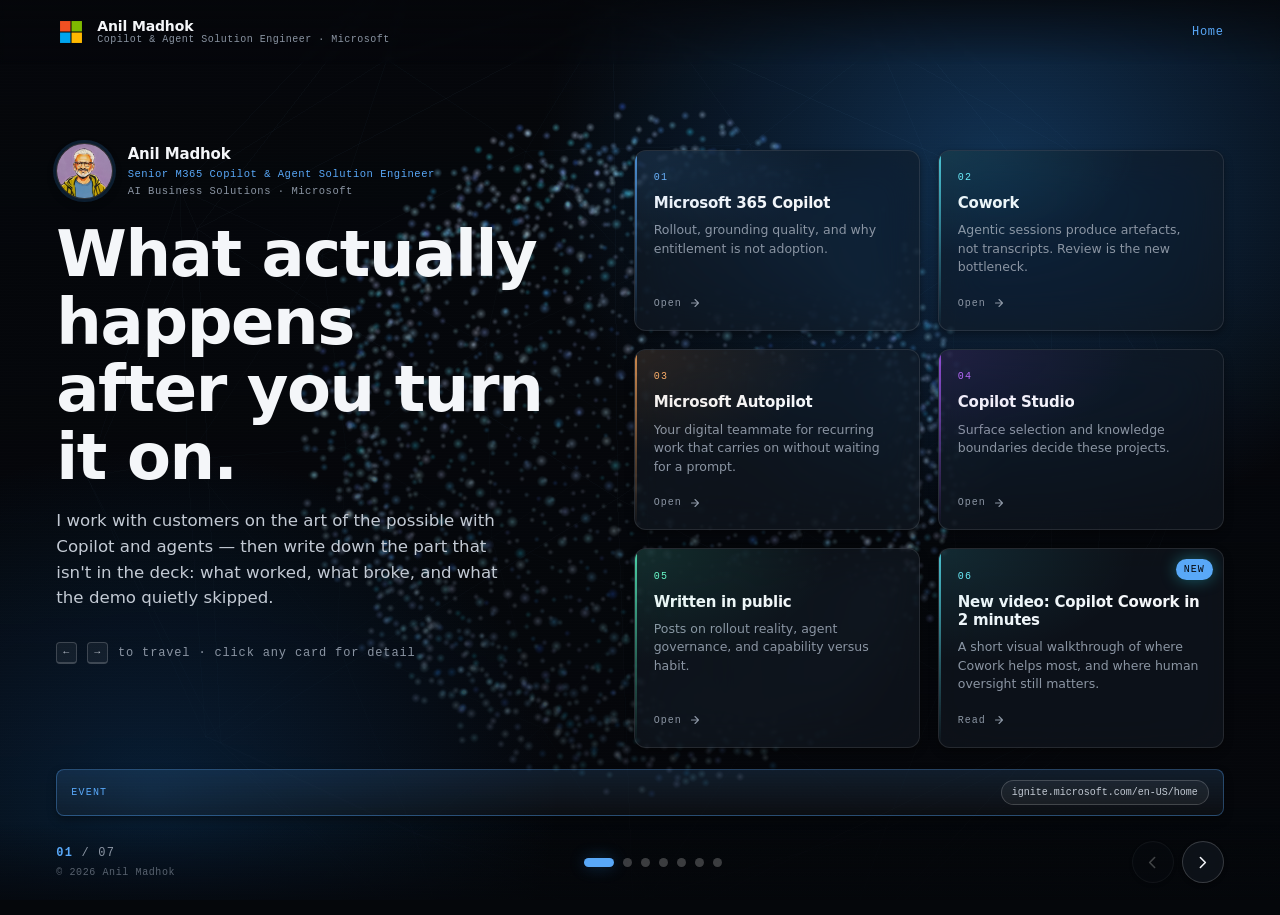
<file: index.html>
<!DOCTYPE html>
<html lang="en">
<head>
<meta charset="UTF-8" />
<meta name="viewport" content="width=device-width, initial-scale=1, viewport-fit=cover" />
<title>Anil Madhok — Copilot, Cowork and agents in the field</title>
<meta name="description" content="Senior M365 Copilot &amp; Agent Solution Engineer at Microsoft. Field notes from deploying Microsoft 365 Copilot, Cowork, Microsoft Scout and Copilot Studio — what worked, what broke, and what the demo quietly skipped." />
<meta name="author" content="Anil Madhok" />
<meta name="copyright" content="Anil Madhok" />
<meta name="theme-color" content="#05070b" />
<meta name="color-scheme" content="dark" />
<link rel="canonical" href="https://anil-madhok.uk/" />

<meta property="og:type" content="website" />
<meta property="og:site_name" content="Anil Madhok" />
<meta property="og:url" content="https://anil-madhok.uk/" />
<meta property="og:title" content="Anil Madhok — Copilot, Cowork and agents in the field" />
<meta property="og:description" content="What actually happens after you turn it on. Field notes from deploying Copilot and agents in real tenants." />
<meta property="og:image" content="https://anil-madhok.uk/assets/og.jpg" />
<meta property="og:image:width" content="1200" />
<meta property="og:image:height" content="630" />
<meta property="og:image:type" content="image/jpeg" />
<meta property="og:image:alt" content="Anil Madhok, Senior M365 Copilot and Agent Solution Engineer at Microsoft — what actually happens after you turn it on." />
<meta name="twitter:card" content="summary_large_image" />
<meta name="twitter:title" content="Anil Madhok — Copilot, Cowork and agents in the field" />
<meta name="twitter:description" content="What actually happens after you turn it on. Field notes from deploying Copilot and agents in real tenants." />
<meta name="twitter:image" content="https://anil-madhok.uk/assets/og.jpg" />

<script type="application/ld+json">
{
  "@context": "https://schema.org",
  "@type": "Person",
  "name": "Anil Madhok",
  "url": "https://anil-madhok.uk/",
  "image": "https://anil-madhok.uk/assets/anil.jpg",
  "jobTitle": "Senior M365 Copilot & Agent Solution Engineer",
  "description": "Helps enterprise and financial services customers move Microsoft 365 Copilot and agents from pilot to governed production — adoption, grounding quality, measurement and governance.",
  "worksFor": { "@type": "Organization", "name": "Microsoft" },
  "sameAs": ["https://www.linkedin.com/in/anilmadhok/"],
  "knowsAbout": [
    "Microsoft 365 Copilot",
    "Copilot Studio",
    "Microsoft Cowork",
    "Microsoft Scout",
    "Agent 365",
    "AI governance",
    "AI adoption",
    "Microsoft Purview",
    "Financial services"
  ]
}
</script>

<link rel="icon" href="data:image/svg+xml,%3Csvg xmlns='http://www.w3.org/2000/svg' viewBox='0 0 32 32'%3E%3Crect width='32' height='32' rx='8' fill='%232899F5'/%3E%3Cpath d='M9 22 L16 10 L23 22' stroke='%23041018' stroke-width='2.8' fill='none' stroke-linecap='round' stroke-linejoin='round'/%3E%3C/svg%3E" />
<link rel="stylesheet" href="css/deck.css?v=fd3e0b22" />
</head>

<body>
<a class="skip" href="#deck">Skip to content</a>

<!-- atmosphere: WebGL scene, hue veil, grain -->
<canvas id="bg" aria-hidden="true"></canvas>
<div class="veil" aria-hidden="true"></div>
<div class="grain" aria-hidden="true"></div>

<header class="chrome">
  <a class="brand" href="#home">
    <span class="mark" aria-hidden="true">
      <svg viewBox="0 0 23 23" width="24" height="24" role="img" aria-label="Microsoft">
        <rect x="1"  y="1"  width="10" height="10" fill="#F25022" />
        <rect x="12" y="1"  width="10" height="10" fill="#7FBA00" />
        <rect x="1"  y="12" width="10" height="10" fill="#00A4EF" />
        <rect x="12" y="12" width="10" height="10" fill="#FFB900" />
      </svg>
    </span>
    <span class="brand-txt">
      <strong>Anil Madhok</strong>
      <small>Copilot &amp; Agent Solution Engineer · Microsoft</small>
    </span>
  </a>
  <div class="chrome-right">
    <span class="now" id="now">Home</span>
  </div>
</header>

<main class="deck" id="deck" aria-roledescription="slide deck" aria-label="Field notes deck"></main>

<nav class="rail" aria-label="Deck navigation">
  <span class="rail-left">
    <span class="counter" id="counter">01 / 07</span>
    <small class="copyright">&copy; <span id="year">2026</span> Anil Madhok</small>
  </span>
  <div class="dots" id="dots" role="group" aria-label="Slides"></div>
  <div class="arrows">
    <button class="arrow" id="prev" type="button" aria-label="Previous slide"></button>
    <button class="arrow" id="next" type="button" aria-label="Next slide"></button>
  </div>
</nav>

<div class="modal" id="modal" role="dialog" aria-modal="true" aria-labelledby="m-title" aria-hidden="true">
  <div class="modal-scrim"></div>
  <div class="modal-card">
    <div class="modal-head">
      <div>
        <p class="modal-meta" id="m-meta"></p>
        <h2 id="m-title"></h2>
      </div>
      <button class="modal-close" id="m-close" type="button" aria-label="Close"></button>
    </div>
    <div class="modal-body" id="m-body"></div>
    <div class="modal-foot" id="m-foot"></div>
  </div>
</div>

<p class="sr" id="live" aria-live="polite" role="status"></p>

<!-- ── Analytics ───────────────────────────────────────────────────────────
     GoatCounter — cookieless, ~3.5 KB, no consent banner needed under
     UK PECR/GDPR because it sets no cookies and stores no personal data.

     SETUP: register the site at https://www.goatcounter.com, then put your
     code below — the "xxxx" in xxxx.goatcounter.com. While GC_CODE is empty
     nothing loads and __track() is a no-op, so the deck runs unchanged.

     Slide and card views are sent as EVENTS, not pageviews, so they stay in
     GoatCounter's Events tab and never inflate the visit count. Each is
     counted once per page load — the question worth answering is "what share
     of visitors reached this slide", not how often someone swiped back.
--------------------------------------------------------------------------- -->
<script>
(function () {
  var GC_CODE = "magicman12";   /* <-- your GoatCounter code goes here */

  var pending = [], ready = false, seen = {};

  function send(path, title) {
    try {
      window.goatcounter.count({ path: path, title: title || path, event: true });
    } catch (e) { /* analytics must never break the deck */ }
  }

  /* Deduped per page load, and safe to call before the async script lands —
     early calls queue and flush on load, so the first slide is never lost. */
  window.__track = function (path, title) {
    if (!GC_CODE || !path || seen[path]) return;
    seen[path] = 1;
    if (ready) send(path, title);
    else if (pending.length < 60) pending.push([path, title]);
  };

  if (!GC_CODE) return;

  var s = document.createElement("script");
  s.async = true;
  s.src = "https://gc.zgo.at/count.js";
  s.setAttribute("data-goatcounter", "https://" + GC_CODE + ".goatcounter.com/count");
  s.onload = function () {
    ready = true;
    for (var i = 0; i < pending.length; i++) send(pending[i][0], pending[i][1]);
    pending.length = 0;
  };
  document.head.appendChild(s);
})();
</script>

<script src="data/content.js?v=75de322d"></script>
<script src="js/deck.js?v=9b582ad6"></script>
<!-- three.js is 654 KB — 85% of the payload — and the deck is fully usable
     without it (the CSS veil is a complete fallback). Load it after the
     content has painted, then attach the atmosphere. -->
<script>
  window.addEventListener("load", function () {
    var s = document.createElement("script");
    s.src = "vendor/three.min.js?v=ccabb6c3";
    s.onload = function () {
      var t = document.createElement("script");
      t.src = "js/scene.js?v=825101ad";
      t.onload = function () { if (window.__startAtmosphere) window.__startAtmosphere(); };
      document.body.appendChild(t);
    };
    document.body.appendChild(s);
  });
</script>
</body>
</html>
</file>
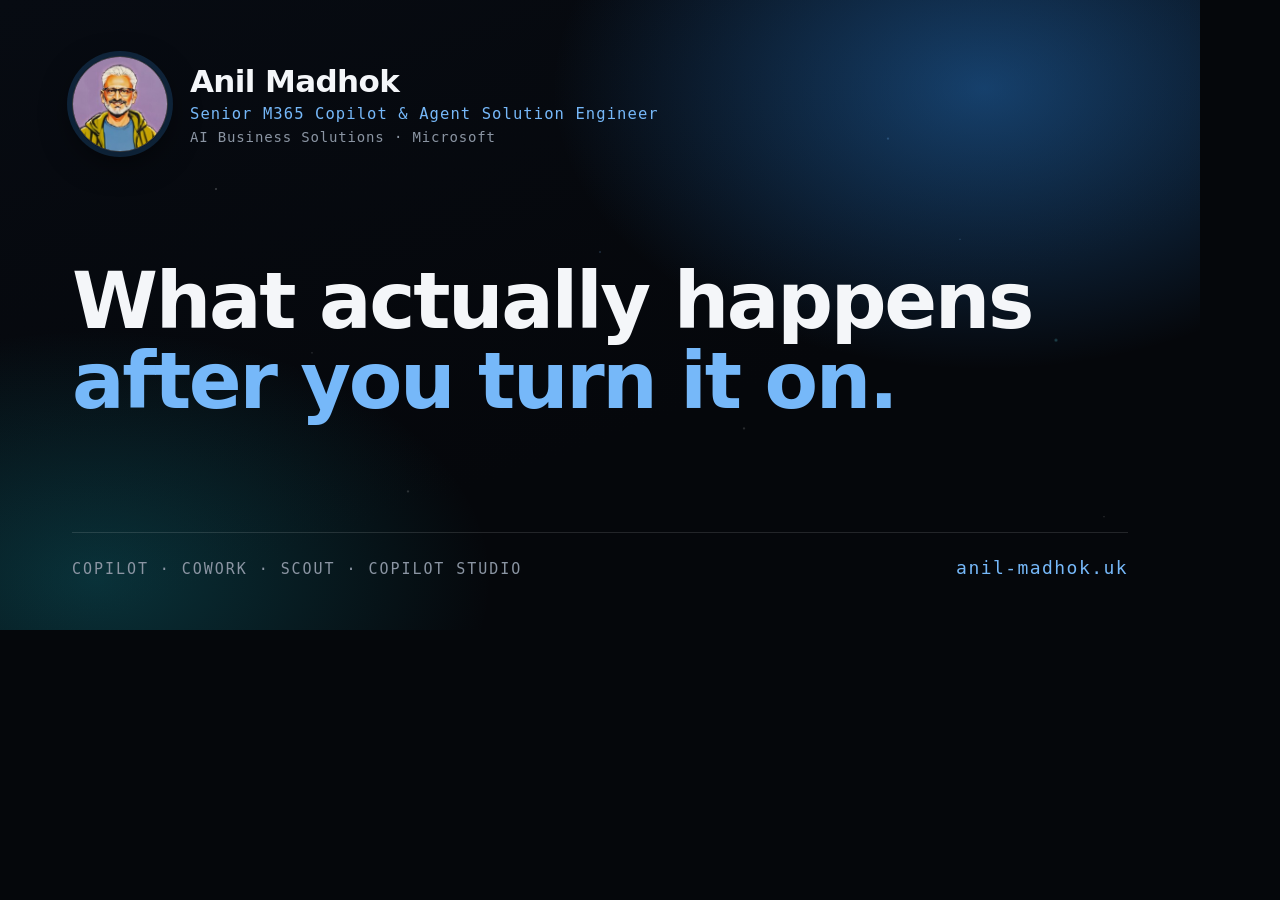
<file: tools/og.html>
<!DOCTYPE html>
<html lang="en">
<head>
<meta charset="UTF-8" />
<title>OG card</title>
<!--
  Source for assets/og.png — the 1200x630 card LinkedIn, Teams and Slack unfurl.
  Regenerate after changing the headline, title or portrait:
      node tools/build-og.js
  Not linked from the site; it exists only to be screenshotted.
-->
<style>
  html, body { width: 1200px; height: 630px; overflow: hidden; margin: 0; }
  body { background: #05070b; }
  * { box-sizing: border-box; }

  .og {
    position: relative; width: 1200px; height: 630px;
    padding: 56px 72px 52px;
    display: flex; flex-direction: column; justify-content: space-between;
    isolation: isolate;
  }

  /* same hue language as the deck's veil */
  .og::before {
    content: ""; position: absolute; inset: 0; z-index: -2;
    background:
      radial-gradient(58% 72% at 82% 14%, hsl(210 95% 58% / .40), transparent 62%),
      radial-gradient(50% 60% at 8% 92%, hsl(186 80% 44% / .24), transparent 66%),
      linear-gradient(160deg, #070b12, #05070b 62%);
  }
  /* a hint of the particle field */
  .og::after {
    content: ""; position: absolute; inset: 0; z-index: -1; opacity: .55;
    background-image:
      radial-gradient(1.6px 1.6px at 18% 30%, rgba(255,255,255,.55), transparent),
      radial-gradient(1.6px 1.6px at 74% 22%, hsl(210 92% 72% / .65), transparent),
      radial-gradient(1.6px 1.6px at 62% 68%, rgba(255,255,255,.38), transparent),
      radial-gradient(2.2px 2.2px at 88% 54%, hsl(186 92% 70% / .55), transparent),
      radial-gradient(1.6px 1.6px at 34% 78%, rgba(255,255,255,.42), transparent),
      radial-gradient(1.6px 1.6px at 50% 40%, hsl(210 92% 74% / .5), transparent),
      radial-gradient(1.2px 1.2px at 26% 56%, rgba(255,255,255,.32), transparent),
      radial-gradient(1.2px 1.2px at 92% 82%, rgba(255,255,255,.32), transparent),
      radial-gradient(1.2px 1.2px at 80% 38%, hsl(210 92% 78% / .45), transparent),
      radial-gradient(1.2px 1.2px at 44% 18%, rgba(255,255,255,.3), transparent);
  }

  .top { display: flex; align-items: center; gap: 22px; }
  .top img {
    width: 96px; height: 96px; border-radius: 999px; object-fit: cover;
    border: 1px solid rgba(255,255,255,.22);
    box-shadow: 0 0 0 5px hsl(210 92% 60% / .18), 0 10px 30px rgba(0,0,0,.5);
  }
  .who { display: flex; flex-direction: column; gap: 6px; }
  .who strong {
    font-family: "Segoe UI Variable Display","Segoe UI",system-ui,sans-serif;
    font-size: 31px; font-weight: 660; letter-spacing: -.02em; color: #f4f6f9;
  }
  .who span {
    font-family: ui-monospace,"Cascadia Mono",Consolas,monospace;
    font-size: 15.5px; letter-spacing: .07em; color: hsl(210 92% 72%);
  }
  .who small {
    font-family: ui-monospace,"Cascadia Mono",Consolas,monospace;
    font-size: 14px; letter-spacing: .06em; color: #8b95a3;
  }

  h1 {
    font-family: "Segoe UI Variable Display","Segoe UI",system-ui,sans-serif;
    font-size: 78px; font-weight: 680; line-height: 1.02; letter-spacing: -.03em;
    color: #f4f6f9; margin: 0;
  }
  h1 em { font-style: normal; color: hsl(210 92% 72%); }

  .foot {
    display: flex; align-items: flex-end; justify-content: space-between;
    border-top: 1px solid rgba(255,255,255,.12); padding-top: 24px;
  }
  .tags {
    font-family: ui-monospace,"Cascadia Mono",Consolas,monospace;
    font-size: 15px; letter-spacing: .13em; text-transform: uppercase; color: #8b95a3;
  }
  .url {
    font-family: ui-monospace,"Cascadia Mono",Consolas,monospace;
    font-size: 18px; letter-spacing: .08em; color: hsl(210 92% 72%);
  }
</style>
</head>
<body>
  <div class="og">
    <div class="top">
      <img src="../assets/anil.jpg" alt="" />
      <div class="who">
        <strong>Anil Madhok</strong>
        <span>Senior M365 Copilot &amp; Agent Solution Engineer</span>
        <small>AI Business Solutions · Microsoft</small>
      </div>
    </div>

    <h1>What actually happens<br /><em>after you turn it on.</em></h1>

    <div class="foot">
      <span class="tags">Copilot · Cowork · Scout · Copilot Studio</span>
      <span class="url">anil-madhok.uk</span>
    </div>
  </div>
</body>
</html>
</file>
<file: css/deck.css>
/* ===========================================================================
   Anil Madhok — exec deck
   Fluent 2 tokens · dark base · per-slide signature hue · fixed 100vh
   =========================================================================== */

:root {
  /* Fluent type ramp */
  --f-caption2: 10px;
  --f-caption1: 12px;
  --f-body:     14px;
  --f-sub2:     16px;
  --f-sub1:     20px;
  --f-title3:   24px;
  --f-title2:   28px;
  --f-title1:   32px;
  --f-large:    40px;

  /* Fluent corner radii */
  --r-sm: 4px;
  --r-md: 6px;
  --r-lg: 8px;
  --r-xl: 12px;
  --r-circ: 9999px;

  /* Fluent elevation (dark) */
  --sh4:  0 2px 4px rgba(0,0,0,.30), 0 0 2px rgba(0,0,0,.24);
  --sh8:  0 4px 8px rgba(0,0,0,.34), 0 0 2px rgba(0,0,0,.24);
  --sh16: 0 8px 16px rgba(0,0,0,.34), 0 0 2px rgba(0,0,0,.24);
  --sh64: 0 32px 64px rgba(0,0,0,.46), 0 0 8px rgba(0,0,0,.30);

  /* Fluent motion */
  --c-accel:  cubic-bezier(.7,0,1,.5);
  --c-decel:  cubic-bezier(.1,.9,.2,1);
  --c-ease:   cubic-bezier(.33,0,.67,1);
  --c-max:    cubic-bezier(.8,0,.2,1);
  --d-fast:   150ms;
  --d-normal: 200ms;
  --d-gentle: 250ms;
  --d-slow:   300ms;
  --d-slower: 400ms;

  /* Neutrals */
  --bg:        #05070b;
  --fg:        #f4f6f9;
  --fg-2:      #c3cad4;
  --fg-3:      #8b95a3;
  --stroke:    rgba(255,255,255,.10);
  --stroke-2:  rgba(255,255,255,.18);
  --layer:     rgba(20,26,36,.58);
  --layer-2:   rgba(26,33,45,.78);

  /* Signature hue — JS swaps --hue per slide */
  --hue: 210;
  --accent:      hsl(var(--hue) 92% 66%);
  --accent-2:    hsl(var(--hue) 78% 52%);
  --accent-soft: hsl(var(--hue) 92% 66% / .14);
  --accent-line: hsl(var(--hue) 92% 66% / .34);
  --accent-glow: hsl(var(--hue) 95% 58% / .30);

  --sans: "Segoe UI Variable Display", "Segoe UI Variable", "Segoe UI", system-ui, -apple-system, sans-serif;
  --text: "Segoe UI Variable Text", "Segoe UI", system-ui, -apple-system, sans-serif;
  --mono: ui-monospace, "Cascadia Mono", "Cascadia Code", Consolas, monospace;

  --chrome-h: 64px;
  --rail-h: 76px;
  --pad: clamp(24px, 4.4vw, 76px);
}

* { box-sizing: border-box; }

html, body {
  height: 100%;
  margin: 0;
  overflow: hidden;               /* the no-scroll contract */
  overscroll-behavior: none;
}

body {
  background: var(--bg);
  color: var(--fg);
  font-family: var(--text);
  font-size: var(--f-body);
  line-height: 1.5;
  -webkit-font-smoothing: antialiased;
  transition: --hue var(--d-slower) var(--c-ease);
}

h1, h2, h3 { font-family: var(--sans); margin: 0; letter-spacing: -.022em; line-height: 1.06; }
p { margin: 0; }
button { font: inherit; color: inherit; }

:focus-visible {
  outline: 2px solid var(--accent);
  outline-offset: 3px;
  border-radius: var(--r-sm);
}

.skip { position: fixed; left: -9999px; top: 0; z-index: 999;
  background: var(--accent); color: #000; padding: 10px 16px; border-radius: var(--r-md); }
.skip:focus { left: 16px; top: 16px; }

.sr {
  position: absolute; width: 1px; height: 1px; padding: 0; margin: -1px;
  overflow: hidden; clip: rect(0 0 0 0); white-space: nowrap; border: 0;
}

/* ── background layers ───────────────────────────────────── */

#bg {
  position: fixed; inset: 0; z-index: 0;
  display: block; width: 100%; height: 100%;
}

/* Hue veil — also the complete no-WebGL fallback. */
.veil {
  position: fixed; inset: 0; z-index: 1; pointer-events: none;
  background:
    radial-gradient(58% 68% at 78% 18%, var(--accent-glow), transparent 62%),
    radial-gradient(48% 58% at 12% 88%, hsl(var(--hue) 80% 42% / .22), transparent 66%),
    linear-gradient(180deg, rgba(5,7,11,.30), rgba(5,7,11,.86));
  transition: background var(--d-slower) var(--c-ease);
}

.grain {
  position: fixed; inset: 0; z-index: 2; pointer-events: none; opacity: .32;
  background-image:
    repeating-linear-gradient(0deg, rgba(255,255,255,.014) 0 1px, transparent 1px 3px);
}

/* ── chrome ──────────────────────────────────────────────── */

.chrome {
  position: fixed; top: 0; left: 0; right: 0; height: var(--chrome-h);
  z-index: 30; display: flex; align-items: center; gap: 16px;
  padding: 0 var(--pad);
  background: linear-gradient(180deg, rgba(5,7,11,.72), transparent);
  backdrop-filter: blur(2px);
}

.brand { display: flex; align-items: center; gap: 11px; text-decoration: none; color: inherit; }

/* Microsoft logo. Brand guidelines: never recoloured, never distorted, never
   placed inside a tinted container, and given clear space. That is why this
   has no background and no hue transition — unlike every other accent on the
   site, it must stay fixed as the slide colour changes. */
.mark {
  width: 30px; height: 30px; flex: none;
  display: grid; place-items: center;
}
.mark svg { display: block; }

.brand-txt { display: flex; flex-direction: column; line-height: 1.2; }
.brand-txt strong { font-family: var(--sans); font-size: var(--f-body); letter-spacing: -.01em; }
.brand-txt small { font-family: var(--mono); font-size: var(--f-caption2); color: var(--fg-3); letter-spacing: .05em; }

.chrome-right {
  margin-left: auto; display: flex; align-items: center; gap: 14px;
  font-family: var(--mono); font-size: var(--f-caption1); color: var(--fg-3); letter-spacing: .06em;
}
.chrome-right .now { color: var(--accent); }

/* ── deck ────────────────────────────────────────────────── */

.deck { position: relative; z-index: 10; height: 100%; }

.slide {
  position: absolute; inset: 0;
  padding: calc(var(--chrome-h) + clamp(12px, 2.2vh, 30px)) var(--pad) calc(var(--rail-h) + 10px);
  display: grid; align-content: center;
  opacity: 0; visibility: hidden; pointer-events: none;
  transform: translate3d(0, 22px, 0) scale(.985);
  transition:
    opacity var(--d-slow) var(--c-ease),
    transform var(--d-slower) var(--c-decel),
    visibility 0s linear var(--d-slower);
}

.slide.is-active {
  opacity: 1; visibility: visible; pointer-events: auto;
  transform: none;
  transition:
    opacity var(--d-slower) var(--c-decel),
    transform var(--d-slower) var(--c-decel),
    visibility 0s;
}

/* leaving backwards */
.slide.is-prev { transform: translate3d(0, -22px, 0) scale(.985); }

/* ── slide head ──────────────────────────────────────────── */

.kicker {
  font-family: var(--mono); font-size: var(--f-caption1); letter-spacing: .16em;
  text-transform: uppercase; color: var(--accent); margin-bottom: 14px;
  text-wrap: balance;
  transition: color var(--d-slower) var(--c-ease);
}

.s-title {
  font-size: clamp(28px, 4.2vw, 56px); font-weight: 640; white-space: pre-line;
  text-wrap: balance;
}

.s-lede {
  font-size: clamp(15px, 1.25vw, 18px); color: var(--fg-2); line-height: 1.55;
  max-width: 58ch; margin-top: 16px;
}

.s-head { margin-bottom: clamp(18px, 3vh, 38px); }

/* ── home ────────────────────────────────────────────────── */

.slide[data-kind="home"] {
  grid-template-columns: minmax(0, 1fr) minmax(0, 1.15fr);
  gap: clamp(28px, 5vw, 88px);
  align-content: center; align-items: center;
}

.home-copy .s-title { font-size: clamp(34px, 5vw, 68px); font-weight: 680; }
.home-copy .s-lede { font-size: clamp(15px, 1.3vw, 19px); max-width: 44ch; }
.home-copy { display: flex; flex-direction: column; min-height: min(68vh, 640px); }

/* identity strip — portrait, name, role */
.ident {
  display: flex; align-items: center; gap: 15px;
  margin-bottom: clamp(16px, 2.4vh, 28px);
}
.ident-img {
  width: clamp(52px, 4.4vw, 66px); height: clamp(52px, 4.4vw, 66px);
  border-radius: var(--r-circ); object-fit: cover; flex: none; display: block;
  border: 1px solid var(--stroke-2);
  box-shadow: 0 0 0 3px hsl(var(--hue) 92% 60% / .16), var(--sh8);
  transition: box-shadow var(--d-slower) var(--c-ease);
}
.ident-img.is-off { display: none; }

.ident-txt { display: flex; flex-direction: column; gap: 2px; min-width: 0; }
.ident-txt strong {
  font-family: var(--sans); font-size: clamp(15px, 1.15vw, 17px);
  font-weight: 640; letter-spacing: -.01em;
}
.ident-txt span {
  font-family: var(--mono); font-size: clamp(10.5px, .8vw, 11.5px);
  letter-spacing: .05em; color: var(--fg-3); line-height: 1.42;
}
.ident-txt span:first-of-type { color: var(--accent); transition: color var(--d-slower) var(--c-ease); }

.home-hint {
  margin-top: clamp(20px, 3.4vh, 40px);
  display: flex; align-items: center; gap: 10px;
  font-family: var(--mono); font-size: var(--f-caption1); color: var(--fg-3); letter-spacing: .07em;
}
.home-hint kbd {
  font-family: var(--mono); font-size: 10px;
  border: 1px solid var(--stroke-2); border-bottom-width: 2px; border-radius: var(--r-sm);
  padding: 2px 6px; color: var(--fg-2); background: rgba(255,255,255,.05);
}

.home-banner {
  position: absolute;
  left: var(--pad);
  right: var(--pad);
  bottom: calc(var(--rail-h) + 8px);
  display: flex;
  align-items: center;
  gap: 12px;
  padding: 10px 14px;
  border: 1px solid var(--accent-line);
  border-radius: var(--r-lg);
  background: linear-gradient(180deg, var(--accent-soft), rgba(255,255,255,.03));
  box-shadow: var(--sh8);
  text-decoration: none;
  color: var(--fg);
  overflow: hidden;
  transition: transform var(--d-gentle) var(--c-ease), border-color var(--d-gentle) var(--c-ease), box-shadow var(--d-gentle) var(--c-ease);
}
.home-banner:hover { transform: translateY(-1px); border-color: hsl(var(--hue) 92% 66% / .56); box-shadow: var(--sh16); }
.home-banner-kicker {
  font-family: var(--mono);
  font-size: var(--f-caption2);
  letter-spacing: .12em;
  text-transform: uppercase;
  color: var(--accent);
}
.home-banner-text {
  font-size: clamp(14px, 1.08vw, 16px);
  line-height: 1.4;
}
.home-banner-track {
  flex: 1;
  min-width: 0;
  overflow: hidden;
  white-space: nowrap;
  mask-image: linear-gradient(90deg, transparent 0, #000 4%, #000 96%, transparent 100%);
}
.home-banner-track span {
  display: inline-block;
  padding-left: 100%;
  font-size: clamp(13px, .95vw, 15px);
  letter-spacing: .01em;
  animation: homeTicker 18s linear infinite;
}
.home-banner-url {
  flex: none;
  font-family: var(--mono);
  font-size: var(--f-caption2);
  color: var(--fg-2);
  border: 1px solid var(--stroke-2);
  border-radius: var(--r-circ);
  padding: 4px 10px;
  background: rgba(255,255,255,.05);
}
.home-banner:hover .home-banner-track span { animation-play-state: paused; }
@keyframes homeTicker {
  from { transform: translateX(0); }
  to { transform: translateX(-100%); }
}

/* ── card grids ──────────────────────────────────────────── */

.cards { display: grid; gap: clamp(10px, 1.5vw, 18px); min-height: 0; }
.cards[data-n="2"] { grid-template-columns: repeat(2, minmax(0, 1fr)); }
.cards[data-n="3"] { grid-template-columns: repeat(3, minmax(0, 1fr)); }
.cards[data-n="4"] { grid-template-columns: repeat(4, minmax(0, 1fr)); }
.cards[data-n="5"] { grid-template-columns: repeat(3, minmax(0, 1fr)); }
.cards[data-n="6"] { grid-template-columns: repeat(3, minmax(0, 1fr)); }
.slide[data-kind="home"] .cards { grid-template-columns: repeat(2, minmax(0, 1fr)); }

/* Odd card count on home: let the last one span so the grid reads intentional. */
.slide[data-kind="home"] .cards[data-n="3"] .card:last-child,
.slide[data-kind="home"] .cards[data-n="5"] .card:last-child { grid-column: 1 / -1; }

/* Cards on note slides carry the frame — give them real presence. */
.slide[data-kind="cards"] .card { min-height: clamp(190px, 29vh, 290px); }
.slide[data-kind="cards"] .cards[data-n="5"] .card,
.slide[data-kind="cards"] .cards[data-n="6"] .card { min-height: clamp(150px, 21vh, 210px); }

/* ── dense variant ───────────────────────────────────────
   Same visual language, more of it. Used where the slide is an index
   (Posts) rather than an argument. Four columns, tighter type, and the
   slide head gives up vertical space so the grid can have it.       */

.slide[data-dense] .s-head { margin-bottom: clamp(12px, 1.8vh, 22px); }
.slide[data-dense] .s-title { font-size: clamp(26px, 3.4vw, 44px); }
.slide[data-dense] .s-lede { font-size: clamp(13.5px, 1vw, 15.5px); margin-top: 10px; }
.slide[data-dense] .kicker { margin-bottom: 10px; }

.cards[data-dense] { grid-template-columns: repeat(4, minmax(0, 1fr)) !important; gap: clamp(8px, .85vw, 13px); }

.slide[data-kind="cards"] .cards[data-dense] .card {
  min-height: 0;
  padding: clamp(11px, .95vw, 15px);
  gap: 6px;
  border-radius: var(--r-lg);
}
.cards[data-dense] .c-meta { font-size: 9px; letter-spacing: .1em; }
.cards[data-dense] .c-title {
  font-size: clamp(13px, .95vw, 15px); line-height: 1.2;
  -webkit-line-clamp: 3; line-clamp: 3;
}
.cards[data-dense] .c-teaser {
  font-size: clamp(11.5px, .78vw, 12.5px); line-height: 1.4;
  -webkit-line-clamp: 2; line-clamp: 2;
}
.cards[data-dense] .c-go { padding-top: 7px; font-size: 9px; }
.cards[data-dense] .c-go svg { width: 10px; height: 10px; }
.cards[data-dense] .card::after { width: 2px; }

/* Short viewports: 12 dense rows can't hold meta + title + teaser without
   clipping mid-line. Drop the teaser first (the modal still has it), then
   tighten the title. Better to show less than to show half a sentence. */
@media (max-height: 800px) {
  .cards[data-dense] .c-teaser { display: none; }
  .cards[data-dense] .c-title { -webkit-line-clamp: 2; line-clamp: 2; }
}
@media (max-height: 660px) {
  .slide[data-dense] .s-lede { display: none; }
  .cards[data-dense] .c-title { font-size: 12.5px; }
}

.card {
  position: relative; text-align: left; cursor: pointer;
  display: flex; flex-direction: column; gap: 9px; min-height: 0;
  padding: clamp(14px, 1.5vw, 22px);
  border: 1px solid var(--stroke); border-radius: var(--r-xl);
  background: var(--layer);
  backdrop-filter: blur(22px) saturate(150%);
  box-shadow: var(--sh8);
  overflow: hidden;
  transition:
    transform var(--d-normal) var(--c-decel),
    border-color var(--d-normal) var(--c-ease),
    box-shadow var(--d-normal) var(--c-ease),
    background var(--d-normal) var(--c-ease);
}

/* hue wash keyed to each card's own hue */
.card::before {
  content: ""; position: absolute; inset: 0; pointer-events: none;
  background: radial-gradient(120% 100% at 0% 0%, hsl(var(--c-hue, var(--hue)) 92% 62% / .13), transparent 58%);
  opacity: .9; transition: opacity var(--d-normal) var(--c-ease);
}
.card::after {
  content: ""; position: absolute; left: 0; top: 0; bottom: 0; width: 2px;
  background: linear-gradient(180deg, hsl(var(--c-hue, var(--hue)) 92% 66%), transparent);
  opacity: .8;
}

.card:hover, .card:focus-visible {
  transform: translateY(-3px);
  border-color: hsl(var(--c-hue, var(--hue)) 92% 66% / .5);
  box-shadow: var(--sh16), 0 0 34px hsl(var(--c-hue, var(--hue)) 92% 58% / .18);
  background: var(--layer-2);
}
.card:hover::before { opacity: 1; }
.card:active { transform: translateY(-1px); }

.c-badge {
  position: absolute;
  top: 10px;
  right: 10px;
  z-index: 2;
  font-family: var(--mono);
  font-size: 10px;
  letter-spacing: .1em;
  text-transform: uppercase;
  color: #05070b;
  background: var(--accent);
  border-radius: var(--r-circ);
  padding: 3px 8px;
  box-shadow: 0 0 16px hsl(var(--c-hue, var(--hue)) 95% 58% / .36);
}

.c-meta {
  font-family: var(--mono); font-size: var(--f-caption2); letter-spacing: .13em;
  text-transform: uppercase; color: hsl(var(--c-hue, var(--hue)) 92% 70%);
  display: flex; align-items: center; gap: 8px;
}

.c-title {
  font-family: var(--sans); font-size: clamp(15px, 1.15vw, 19px); font-weight: 620;
  line-height: 1.22; letter-spacing: -.015em;
  display: -webkit-box; -webkit-line-clamp: 3; line-clamp: 3; -webkit-box-orient: vertical; overflow: hidden;
}

.c-teaser {
  font-size: clamp(12.5px, .92vw, 14px); color: var(--fg-3); line-height: 1.48;
  display: -webkit-box; -webkit-line-clamp: 3; line-clamp: 3; -webkit-box-orient: vertical; overflow: hidden;
}

.c-go {
  margin-top: auto; padding-top: 10px;
  font-family: var(--mono); font-size: var(--f-caption2); letter-spacing: .1em;
  color: var(--fg-3); display: flex; align-items: center; gap: 7px;
  transition: color var(--d-normal) var(--c-ease), gap var(--d-normal) var(--c-decel);
}
.card:hover .c-go { color: hsl(var(--c-hue, var(--hue)) 92% 70%); gap: 11px; }
.c-go svg { width: 12px; height: 12px; }

/* ── statement slide ─────────────────────────────────────── */

.slide[data-kind="statement"] { justify-items: center; text-align: center; }
.slide[data-kind="statement"] .s-title {
  font-size: clamp(32px, 5.4vw, 76px); font-weight: 680; max-width: 18ch;
}
.slide[data-kind="statement"] .s-lede { margin-inline: auto; text-align: center; max-width: 62ch; }

.facts {
  list-style: none; padding: clamp(22px, 3.6vh, 44px) 0 0; margin: clamp(22px, 3.6vh, 44px) 0 0;
  border-top: 1px solid var(--stroke);
  display: grid; grid-template-columns: repeat(3, 1fr); gap: clamp(16px, 2.4vw, 40px);
  max-width: 940px; width: 100%;
}
.facts li { text-align: left; }
.facts b {
  display: block; font-family: var(--mono); font-size: var(--f-caption1);
  letter-spacing: .12em; text-transform: uppercase; color: var(--accent); margin-bottom: 7px; font-weight: 600;
}
.facts span { font-size: clamp(13px, 1vw, 14.5px); color: var(--fg-3); line-height: 1.5; }

/* ── connect slide ───────────────────────────────────────── */

.slide[data-kind="connect"] { justify-items: center; text-align: center; }
.slide[data-kind="connect"] .s-title { font-size: clamp(32px, 5vw, 68px); font-weight: 680; }
.slide[data-kind="connect"] .s-lede { margin-inline: auto; text-align: center; }

.actions { display: flex; flex-wrap: wrap; gap: 12px; justify-content: center; margin-top: clamp(24px, 4vh, 44px); }

.btn {
  display: inline-flex; align-items: center; gap: 9px;
  padding: 11px 22px; border-radius: var(--r-md);
  font-family: var(--sans); font-size: var(--f-body); font-weight: 600;
  text-decoration: none; cursor: pointer; border: 1px solid transparent;
  transition: transform var(--d-fast) var(--c-decel), background var(--d-normal) var(--c-ease),
              border-color var(--d-normal) var(--c-ease), box-shadow var(--d-normal) var(--c-ease);
}
.btn-1 {
  background: linear-gradient(135deg, var(--accent), var(--accent-2));
  color: #04070d; box-shadow: 0 0 28px var(--accent-glow);
}
.btn-1:hover { transform: translateY(-2px); box-shadow: 0 0 40px var(--accent-glow); }
.btn-2 { border-color: var(--stroke-2); background: var(--layer); color: var(--fg); backdrop-filter: blur(18px); }
.btn-2:hover { transform: translateY(-2px); border-color: var(--accent-line); }
.btn[aria-disabled="true"] { opacity: .45; pointer-events: none; }

.fine {
  margin-top: clamp(22px, 4vh, 44px); font-size: var(--f-caption1);
  color: var(--fg-3); max-width: 64ch;
}

/* ── rail: dots + arrows ─────────────────────────────────── */

.rail {
  position: fixed; left: 0; right: 0; bottom: 0; height: var(--rail-h);
  z-index: 30; display: flex; align-items: center; gap: 20px;
  padding: 0 var(--pad);
  background: linear-gradient(0deg, rgba(5,7,11,.76), transparent);
}

.dots { display: flex; align-items: center; gap: 9px; margin: 0 auto; }

.dot {
  position: relative; width: 9px; height: 9px; padding: 0; cursor: pointer;
  border: 0; border-radius: var(--r-circ);
  background: rgba(255,255,255,.22);
  transition: background var(--d-normal) var(--c-ease), width var(--d-gentle) var(--c-decel);
}
.dot:hover { background: rgba(255,255,255,.5); }
.dot[aria-current="true"] { width: 30px; background: var(--accent); box-shadow: 0 0 16px var(--accent-glow); }

.dot-tip {
  position: absolute; bottom: calc(100% + 12px); left: 50%; transform: translateX(-50%);
  font-family: var(--mono); font-size: var(--f-caption2); letter-spacing: .08em; white-space: nowrap;
  padding: 5px 9px; border-radius: var(--r-sm);
  background: var(--layer-2); border: 1px solid var(--stroke); color: var(--fg-2);
  backdrop-filter: blur(18px); box-shadow: var(--sh8);
  opacity: 0; pointer-events: none; transition: opacity var(--d-fast) var(--c-ease);
}
.dot:hover .dot-tip, .dot:focus-visible .dot-tip { opacity: 1; }

.arrows { display: flex; gap: 8px; }

.arrow {
  width: 42px; height: 42px; display: grid; place-items: center; cursor: pointer;
  border: 1px solid var(--stroke-2); border-radius: var(--r-circ);
  background: var(--layer); backdrop-filter: blur(20px); box-shadow: var(--sh4);
  transition: transform var(--d-fast) var(--c-decel), border-color var(--d-normal) var(--c-ease),
              background var(--d-normal) var(--c-ease), opacity var(--d-normal) var(--c-ease);
}
.arrow svg { width: 17px; height: 17px; }
.arrow:hover:not(:disabled) { border-color: var(--accent-line); background: var(--layer-2); transform: scale(1.07); }
.arrow:disabled { opacity: .26; cursor: default; }

.rail-left { display: flex; flex-direction: column; gap: 3px; min-width: 118px; }

.counter {
  font-family: var(--mono); font-size: var(--f-caption1); color: var(--fg-3); letter-spacing: .1em;
}
.counter b { color: var(--accent); font-weight: 600; }

.copyright {
  font-family: var(--mono); font-size: 10px; letter-spacing: .06em;
  color: var(--fg-3); opacity: .62; white-space: nowrap;
}

/* ── modal ───────────────────────────────────────────────── */

.modal {
  position: fixed; inset: 0; z-index: 60;
  display: grid; place-items: center; padding: clamp(16px, 4vh, 48px);
  opacity: 0; visibility: hidden;
  transition: opacity var(--d-gentle) var(--c-ease), visibility 0s linear var(--d-gentle);
}
.modal.is-open { opacity: 1; visibility: visible; transition: opacity var(--d-gentle) var(--c-decel), visibility 0s; }

.modal-scrim {
  position: absolute; inset: 0;
  background: rgba(3,5,9,.66); backdrop-filter: blur(10px) saturate(120%);
}

.modal-card {
  position: relative; width: min(760px, 100%); max-height: 100%;
  display: flex; flex-direction: column;
  border: 1px solid var(--stroke-2); border-radius: var(--r-xl);
  background: linear-gradient(180deg, rgba(28,35,48,.94), rgba(16,21,30,.96));
  backdrop-filter: blur(40px) saturate(160%);
  box-shadow: var(--sh64), 0 0 60px hsl(var(--m-hue, var(--hue)) 92% 50% / .16);
  transform: translateY(16px) scale(.97);
  transition: transform var(--d-slow) var(--c-decel);
  overflow: hidden;
}
.modal.is-open .modal-card { transform: none; }

.modal-card::before {
  content: ""; position: absolute; inset: 0 0 auto; height: 3px;
  background: linear-gradient(90deg, hsl(var(--m-hue, var(--hue)) 92% 64%), transparent);
}

.modal-head {
  padding: clamp(22px, 3vw, 34px) clamp(22px, 3vw, 34px) 16px;
  display: flex; gap: 18px; align-items: flex-start;
  border-bottom: 1px solid var(--stroke);
}
.modal-head h2 {
  font-size: clamp(20px, 2.2vw, 28px); font-weight: 640; line-height: 1.18; letter-spacing: -.02em;
}
.modal-meta {
  font-family: var(--mono); font-size: var(--f-caption2); letter-spacing: .13em;
  text-transform: uppercase; color: hsl(var(--m-hue, var(--hue)) 92% 70%); margin-bottom: 10px;
}

.modal-close {
  flex: none; width: 34px; height: 34px; display: grid; place-items: center; cursor: pointer;
  border: 1px solid var(--stroke); border-radius: var(--r-md); background: rgba(255,255,255,.04);
  transition: background var(--d-fast) var(--c-ease), border-color var(--d-fast) var(--c-ease);
}
.modal-close:hover { background: rgba(255,255,255,.11); border-color: var(--stroke-2); }
.modal-close svg { width: 15px; height: 15px; }

.modal-body {
  padding: clamp(20px, 2.6vw, 30px) clamp(22px, 3vw, 34px);
  overflow-y: auto;                 /* depth is allowed to scroll — slides are not */
  overscroll-behavior: contain;
}
.modal-body p {
  font-size: clamp(14.5px, 1.05vw, 16.5px); line-height: 1.66; color: var(--fg-2);
  margin-bottom: 15px;
}
.modal-body p:last-of-type { margin-bottom: 0; }

.modal-take {
  margin-top: 22px; padding: 16px 18px; border-radius: var(--r-lg);
  background: hsl(var(--m-hue, var(--hue)) 92% 60% / .10);
  border: 1px solid hsl(var(--m-hue, var(--hue)) 92% 60% / .26);
}
.modal-take b {
  display: block; font-family: var(--mono); font-size: var(--f-caption2); letter-spacing: .14em;
  text-transform: uppercase; color: hsl(var(--m-hue, var(--hue)) 92% 72%); margin-bottom: 7px;
}
.modal-take span { font-size: var(--f-body); color: var(--fg-2); line-height: 1.55; }

/* multi-part series listing */
.parts { list-style: none; counter-reset: part; margin: 22px 0 0; padding: 0; }
.parts li {
  counter-increment: part;
  display: flex; gap: 12px; align-items: baseline;
  padding: 10px 0; border-top: 1px solid var(--stroke);
}
.parts li:first-child { border-top: 0; }
.parts li::before {
  content: counter(part, decimal-leading-zero);
  font-family: var(--mono); font-size: var(--f-caption2); letter-spacing: .08em;
  color: hsl(var(--m-hue, var(--hue)) 92% 68%); flex: none; min-width: 20px;
}
.parts a, .parts span { font-size: 14.5px; line-height: 1.45; color: var(--fg-2); text-decoration: none; }
.parts a:hover { color: hsl(var(--m-hue, var(--hue)) 92% 74%); text-decoration: underline; }

.modal-foot {
  padding: 16px clamp(22px, 3vw, 34px); border-top: 1px solid var(--stroke);
  display: flex; align-items: center; gap: 10px; flex-wrap: wrap;
}
.tag {
  font-family: var(--mono); font-size: var(--f-caption2); letter-spacing: .08em;
  padding: 4px 10px; border-radius: var(--r-circ);
  border: 1px solid var(--stroke); background: rgba(255,255,255,.04); color: var(--fg-3);
}
.stat {
  font-family: var(--mono); font-size: var(--f-caption2); letter-spacing: .06em;
  color: hsl(var(--m-hue, var(--hue)) 92% 70%); opacity: .9;
}
.modal-link {
  margin-left: auto; font-family: var(--mono); font-size: var(--f-caption1); letter-spacing: .07em;
  color: hsl(var(--m-hue, var(--hue)) 92% 70%); text-decoration: none;
  display: inline-flex; align-items: center; gap: 7px; white-space: nowrap;
  background: none; border: 0; cursor: pointer; padding: 0;
}
.modal-link svg { width: 13px; height: 13px; flex: none; }
.modal-link:hover { text-decoration: underline; }
.modal-link.is-off { color: var(--fg-3); pointer-events: none; }

/* ── reduced motion ──────────────────────────────────────── */

@media (prefers-reduced-motion: reduce) {
  *, *::before, *::after {
    animation-duration: .01ms !important;
    transition-duration: .01ms !important;
  }
  .slide { transform: none !important; }
  .modal-card { transform: none !important; }
}

/* ── stack mode: phones and very short viewports ─────────── */

html.stack, html.stack body { overflow: auto; height: auto; }

html.stack #bg { display: none; }
html.stack .veil { position: fixed; }

html.stack .deck { height: auto; }

html.stack .slide {
  position: static; opacity: 1; visibility: visible; pointer-events: auto;
  transform: none; min-height: auto;
  padding: 40px var(--pad) 48px;
  border-bottom: 1px solid var(--stroke);
  grid-template-columns: 1fr !important;
  gap: 28px;
}
html.stack .slide:first-of-type { padding-top: calc(var(--chrome-h) + 32px); }

html.stack .cards { grid-template-columns: 1fr !important; }
html.stack .c-title, html.stack .c-teaser { -webkit-line-clamp: unset; line-clamp: unset; }
html.stack .facts { grid-template-columns: 1fr; }
html.stack .rail { position: sticky; }
html.stack .arrows, html.stack .counter { display: none; }
html.stack .dots { margin: 0 auto; }
html.stack .home-hint { display: none; }
html.stack .home-banner {
  position: static;
  left: auto;
  right: auto;
  bottom: auto;
  margin-top: 6px;
}
html.stack .slide[data-kind="statement"],
html.stack .slide[data-kind="connect"] { text-align: left; justify-items: start; }
html.stack .slide[data-kind="statement"] .s-lede,
html.stack .slide[data-kind="connect"] .s-lede { text-align: left; margin-inline: 0; }
html.stack .actions { justify-content: flex-start; }
/* The identity block sits directly below the chrome here and carries the full
   role, so the header's copy would just be a wrapped duplicate. */
html.stack .brand-txt small { display: none; }

/* Stacked home on a short viewport: reclaim the last few pixels rather than
   letting the copy block push the card grid past the fold. */
@media (max-width: 1080px) and (max-height: 820px) {
  .slide[data-kind="home"] { gap: 14px; }
  .slide[data-kind="home"] .s-title { font-size: clamp(26px, 4vw, 36px); }
  .slide[data-kind="home"] .s-lede { font-size: 14px; margin-top: 10px; }
  .ident { margin-bottom: 10px; }
  .ident-img { width: 48px; height: 48px; }
  /* Five home cards stack into three rows here — compact them the same way
     the dense Posts grid compacts, so the copy block isn't what gets cut. */
  .slide[data-kind="home"] .card { padding: 12px 14px; gap: 5px; }
  .slide[data-kind="home"] .c-teaser { display: none; }
  .slide[data-kind="home"] .c-title { font-size: 15px; -webkit-line-clamp: 2; line-clamp: 2; }
  .slide[data-kind="home"] .c-go { padding-top: 6px; }
}

/* ── compact heights ─────────────────────────────────────── */

@media (max-height: 780px) {
  :root { --rail-h: 64px; --chrome-h: 56px; }
  .s-lede { font-size: 14px; margin-top: 12px; }
  .card { gap: 7px; }
  .c-teaser { -webkit-line-clamp: 2; line-clamp: 2; }
}

@media (max-height: 640px) {
  .slide[data-kind="home"] .home-hint { display: none; }
  .facts { padding-top: 18px; margin-top: 18px; }
}

@media (max-width: 1080px) {
  .slide[data-kind="home"] { grid-template-columns: 1fr; gap: 24px; }
  /* Stacked home puts copy above the cards, so the copy block has to give. */
  .slide[data-kind="home"] .s-title { font-size: clamp(28px, 4.6vw, 44px); }
  .slide[data-kind="home"] .home-hint { display: none; }
  .ident { margin-bottom: 14px; }
  .home-banner-kicker { display: none; }
  .cards[data-n="5"], .cards[data-n="6"] { grid-template-columns: repeat(2, minmax(0, 1fr)); }
  .cards[data-n="3"] { grid-template-columns: repeat(3, minmax(0, 1fr)); }
  .cards[data-n="4"] { grid-template-columns: repeat(2, minmax(0, 1fr)); }
  .cards[data-dense] { grid-template-columns: repeat(3, minmax(0, 1fr)) !important; }
}

html.stack .cards[data-dense] { grid-template-columns: 1fr !important; }
</file>
